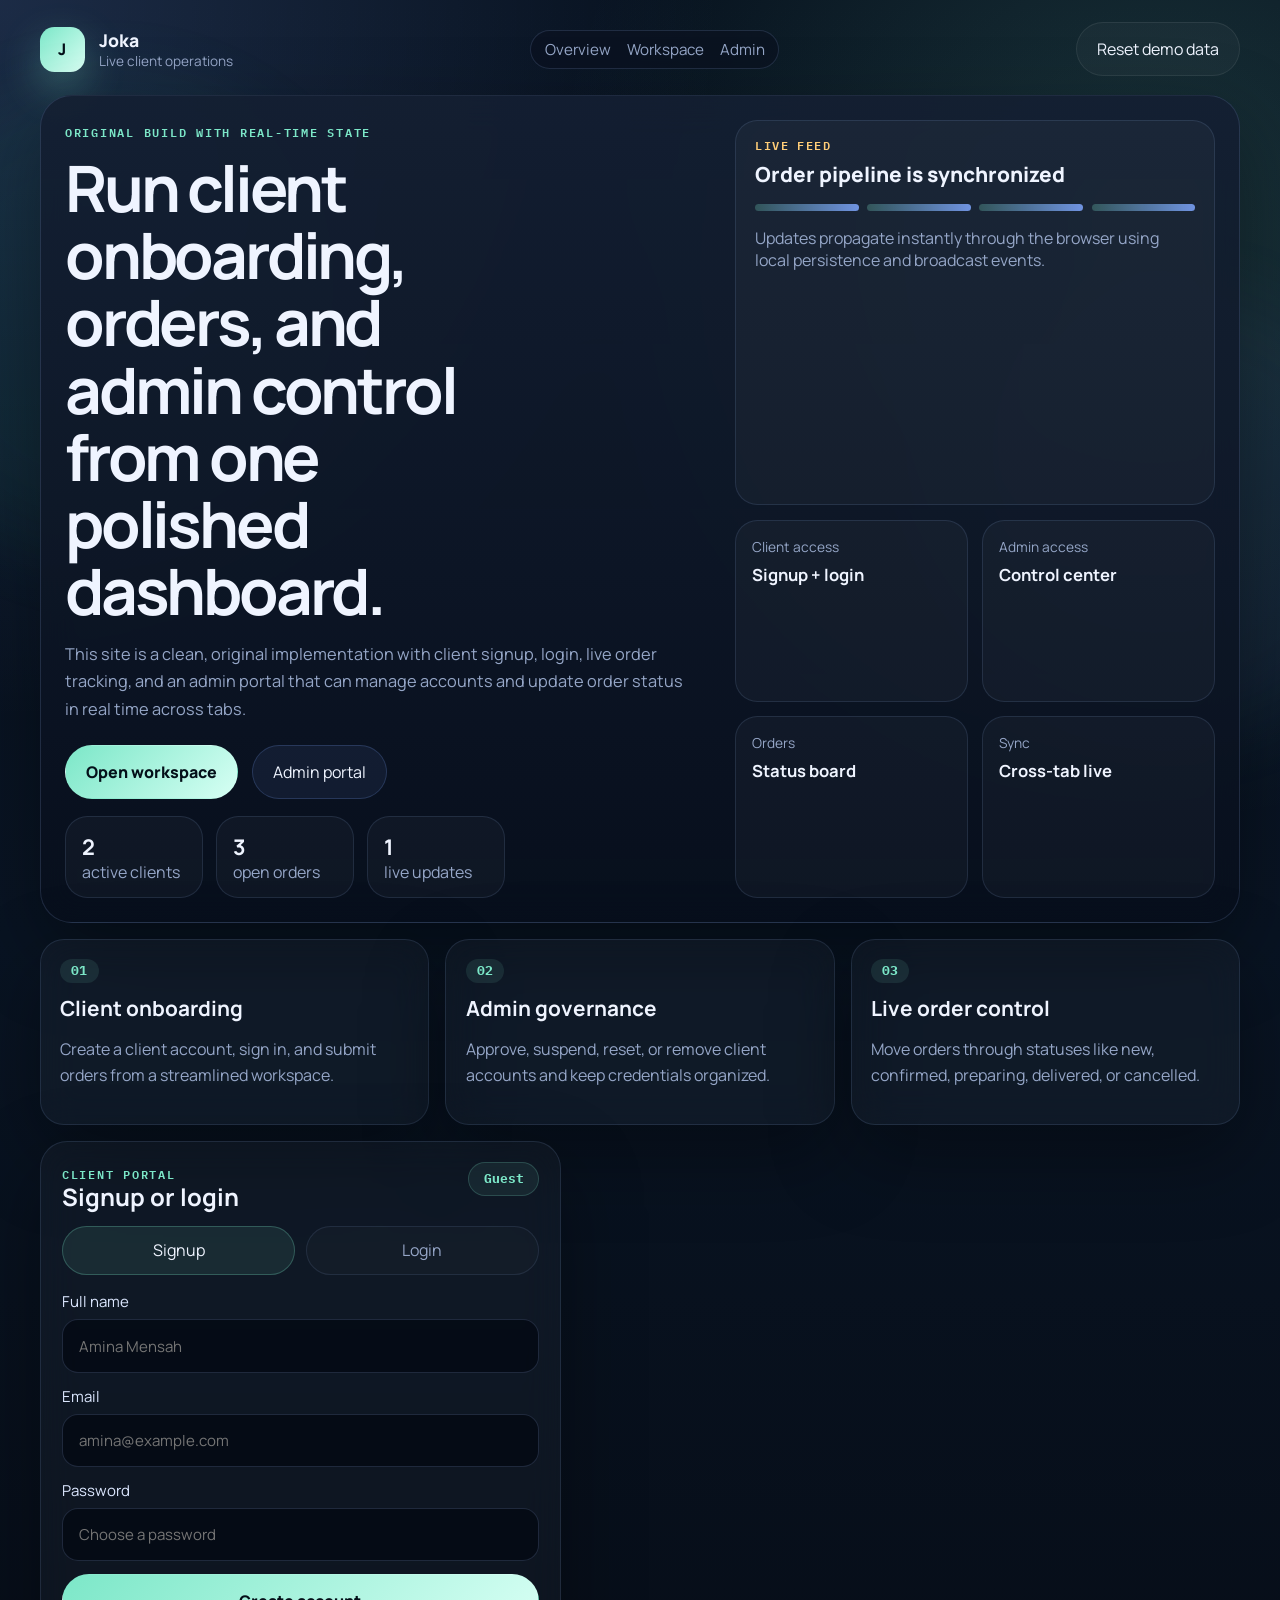
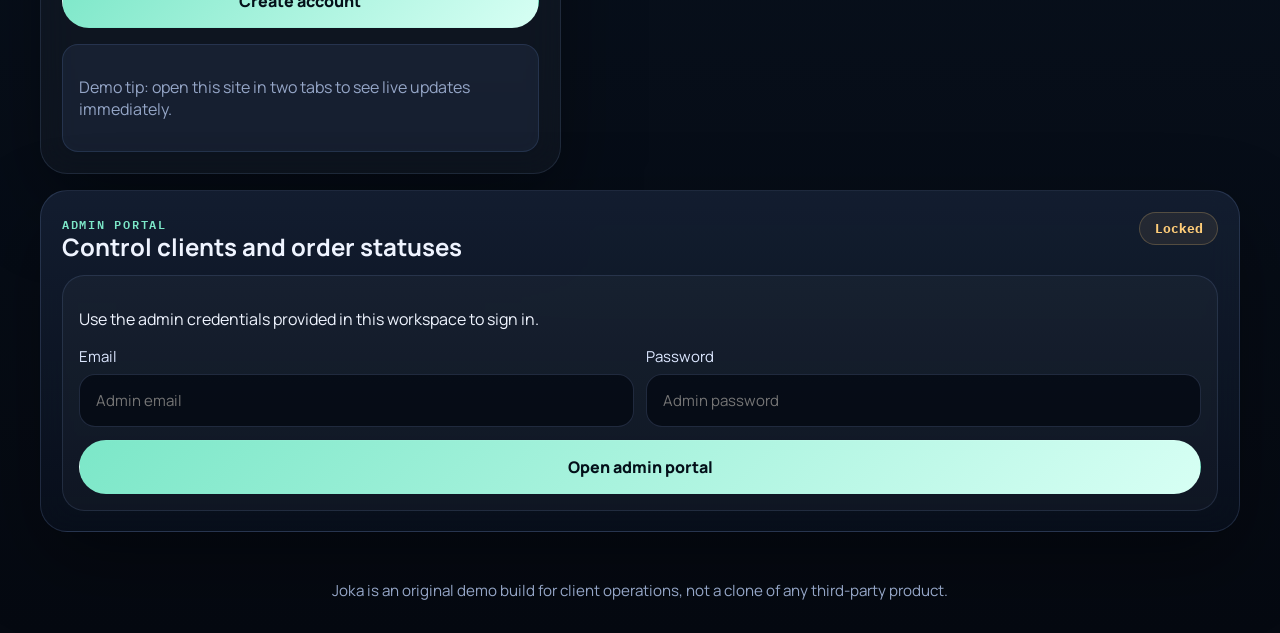
<file: index.html>
<!DOCTYPE html>
<html lang="en">
  <head>
    <meta charset="UTF-8" />
    <meta name="viewport" content="width=device-width, initial-scale=1.0" />
    <meta name="description" content="Joka - an original real-time client and admin portal for orders, accounts, and live status updates." />
    <title>Joka | Real-Time Client Portal</title>
    <link rel="preconnect" href="https://fonts.googleapis.com" />
    <link rel="preconnect" href="https://fonts.gstatic.com" crossorigin />
    <link href="https://fonts.googleapis.com/css2?family=Manrope:wght@400;500;600;700;800&family=IBM+Plex+Mono:wght@400;500;600&display=swap" rel="stylesheet" />
    <link rel="stylesheet" href="styles.css" />
    <script defer src="app.js"></script>
  </head>
  <body>
    <div class="ambient ambient-one"></div>
    <div class="ambient ambient-two"></div>

    <header class="topbar">
      <div class="brand">
        <div class="brand-mark">J</div>
        <div>
          <div class="brand-name">Joka</div>
          <div class="brand-tag">Live client operations</div>
        </div>
      </div>
      <nav class="topnav">
        <a href="#overview">Overview</a>
        <a href="#workspace">Workspace</a>
        <a href="#admin">Admin</a>
      </nav>
      <button class="ghost-button" id="resetDemoButton" type="button">Reset demo data</button>
    </header>

    <main class="shell">
      <section class="hero card">
        <div class="hero-copy">
          <span class="eyebrow">Original build with real-time state</span>
          <h1>Run client onboarding, orders, and admin control from one polished dashboard.</h1>
          <p>
            This site is a clean, original implementation with client signup, login, live order tracking,
            and an admin portal that can manage accounts and update order status in real time across tabs.
          </p>
          <div class="hero-actions">
            <a class="primary-button" href="#workspace">Open workspace</a>
            <a class="secondary-button" href="#admin">Admin portal</a>
          </div>
          <div class="stats-row">
            <div class="stat-chip"><strong id="activeClientsCount">0</strong><span>active clients</span></div>
            <div class="stat-chip"><strong id="openOrdersCount">0</strong><span>open orders</span></div>
            <div class="stat-chip"><strong id="liveUpdatesCount">0</strong><span>live updates</span></div>
          </div>
        </div>
        <div class="hero-panel">
          <div class="signal-card">
            <div class="signal-label">Live feed</div>
            <div class="signal-title">Order pipeline is synchronized</div>
            <div class="signal-track">
              <span></span>
              <span></span>
              <span></span>
              <span></span>
            </div>
            <p>
              Updates propagate instantly through the browser using local persistence and broadcast events.
            </p>
          </div>
          <div class="mini-grid">
            <div class="mini-card">
              <span>Client access</span>
              <strong>Signup + login</strong>
            </div>
            <div class="mini-card">
              <span>Admin access</span>
              <strong>Control center</strong>
            </div>
            <div class="mini-card">
              <span>Orders</span>
              <strong>Status board</strong>
            </div>
            <div class="mini-card">
              <span>Sync</span>
              <strong>Cross-tab live</strong>
            </div>
          </div>
        </div>
      </section>

      <section id="overview" class="section-grid">
        <article class="card feature-card">
          <div class="feature-icon">01</div>
          <h2>Client onboarding</h2>
          <p>Create a client account, sign in, and submit orders from a streamlined workspace.</p>
        </article>
        <article class="card feature-card">
          <div class="feature-icon">02</div>
          <h2>Admin governance</h2>
          <p>Approve, suspend, reset, or remove client accounts and keep credentials organized.</p>
        </article>
        <article class="card feature-card">
          <div class="feature-icon">03</div>
          <h2>Live order control</h2>
          <p>Move orders through statuses like new, confirmed, preparing, delivered, or cancelled.</p>
        </article>
      </section>

      <section id="workspace" class="workspace-layout">
        <section class="card workspace-card auth-card">
          <div class="card-heading">
            <div>
              <span class="eyebrow">Client portal</span>
              <h2>Signup or login</h2>
            </div>
            <span class="badge" id="clientSessionBadge">Guest</span>
          </div>
          <div class="tab-row">
            <button class="tab-button active" data-tab="signup" type="button">Signup</button>
            <button class="tab-button" data-tab="login" type="button">Login</button>
          </div>

          <form class="panel-form" id="signupForm">
            <label>
              Full name
              <input name="name" type="text" placeholder="Amina Mensah" required />
            </label>
            <label>
              Email
              <input name="email" type="email" placeholder="amina@example.com" required />
            </label>
            <label>
              Password
              <input name="password" type="password" placeholder="Choose a password" required />
            </label>
            <button class="primary-button full-width" type="submit">Create account</button>
          </form>

          <form class="panel-form hidden" id="loginForm">
            <label>
              Email
              <input name="email" type="email" placeholder="amina@example.com" required />
            </label>
            <label>
              Password
              <input name="password" type="password" placeholder="Your password" required />
            </label>
            <button class="primary-button full-width" type="submit">Sign in</button>
          </form>

          <div class="auth-meta">
            <p>Demo tip: open this site in two tabs to see live updates immediately.</p>
          </div>
        </section>

        <section class="card workspace-card client-card" id="clientWorkspace">
          <div class="card-heading">
            <div>
              <span class="eyebrow">Client workspace</span>
              <h2>Orders and account status</h2>
            </div>
            <button class="ghost-button" id="logoutButton" type="button">Logout</button>
          </div>

          <div class="dashboard-metrics">
            <div class="metric">
              <span>Account status</span>
              <strong id="clientStatusLabel">Inactive</strong>
            </div>
            <div class="metric">
              <span>My orders</span>
              <strong id="clientOrdersLabel">0</strong>
            </div>
            <div class="metric">
              <span>Latest update</span>
              <strong id="clientLatestLabel">None</strong>
            </div>
          </div>

          <form class="panel-form" id="orderForm">
            <div class="form-row">
              <label>
                Service
                <input name="service" type="text" placeholder="Premium fulfillment" required />
              </label>
              <label>
                Budget
                <input name="budget" type="text" placeholder="$250" required />
              </label>
            </div>
            <label>
              Delivery notes
              <textarea name="notes" rows="4" placeholder="Include timelines, priority, and any special instructions." required></textarea>
            </label>
            <button class="primary-button full-width" type="submit">Create order</button>
          </form>

          <div class="list-header">
            <h3>My orders</h3>
            <span class="muted">Live status updates</span>
          </div>
          <div class="orders-list" id="clientOrdersList"></div>
        </section>
      </section>

      <section id="admin" class="card admin-card">
        <div class="card-heading">
          <div>
            <span class="eyebrow">Admin portal</span>
            <h2>Control clients and order statuses</h2>
          </div>
          <span class="badge warning" id="adminBadge">Locked</span>
        </div>

        <div class="admin-login" id="adminLoginBox">
          <p>Use the admin credentials provided in this workspace to sign in.</p>
          <form class="panel-form" id="adminLoginForm">
            <div class="form-row">
              <label>
                Email
                <input name="email" type="email" placeholder="Admin email" required />
              </label>
              <label>
                Password
                <input name="password" type="password" placeholder="Admin password" required />
              </label>
            </div>
            <button class="primary-button" type="submit">Open admin portal</button>
          </form>
        </div>

        <div class="admin-dashboard hidden" id="adminDashboard">
          <div class="dashboard-metrics admin-metrics">
            <div class="metric"><span>Total clients</span><strong id="totalClientsLabel">0</strong></div>
            <div class="metric"><span>Suspended</span><strong id="suspendedClientsLabel">0</strong></div>
            <div class="metric"><span>Pending orders</span><strong id="pendingOrdersLabel">0</strong></div>
            <div class="metric"><span>Delivered</span><strong id="deliveredOrdersLabel">0</strong></div>
          </div>

          <div class="admin-grid">
            <section class="admin-panel">
              <div class="list-header">
                <h3>Clients</h3>
                <span class="muted">Manage access and login details</span>
              </div>
              <div class="table-wrap">
                <table>
                  <thead>
                    <tr>
                      <th>Name</th>
                      <th>Email</th>
                      <th>Status</th>
                      <th>Actions</th>
                    </tr>
                  </thead>
                  <tbody id="clientsTable"></tbody>
                </table>
              </div>
            </section>

            <section class="admin-panel">
              <div class="list-header">
                <h3>Order board</h3>
                <span class="muted">Update statuses in real time</span>
              </div>
              <div class="order-board" id="adminOrderBoard"></div>
            </section>
          </div>
        </div>
      </section>
    </main>

    <footer class="footer">
      <p>Joka is an original demo build for client operations, not a clone of any third-party product.</p>
    </footer>
  </body>
</html>
</file>
<file: styles.css>
:root {
  color-scheme: dark;
  --bg: #07111f;
  --bg-soft: rgba(11, 19, 34, 0.9);
  --panel: rgba(12, 22, 39, 0.78);
  --panel-strong: rgba(13, 26, 46, 0.96);
  --text: #eff4ff;
  --muted: #95a6c7;
  --border: rgba(148, 177, 239, 0.16);
  --accent: #7ce7c8;
  --accent-strong: #31d2a5;
  --accent-alt: #7fa7ff;
  --warning: #ffcd78;
  --danger: #ff7f9f;
  --shadow: 0 30px 80px rgba(0, 0, 0, 0.35);
}

* {
  box-sizing: border-box;
}

html {
  scroll-behavior: smooth;
}

body {
  margin: 0;
  min-height: 100vh;
  font-family: 'Manrope', sans-serif;
  color: var(--text);
  background:
    radial-gradient(circle at top left, rgba(126, 167, 255, 0.18), transparent 28%),
    radial-gradient(circle at 90% 10%, rgba(124, 231, 200, 0.16), transparent 26%),
    linear-gradient(180deg, #06101d 0%, #091423 42%, #050911 100%);
}

a {
  color: inherit;
  text-decoration: none;
}

button,
input,
textarea {
  font: inherit;
}

button {
  cursor: pointer;
}

.hidden {
  display: none !important;
}

.ambient {
  position: fixed;
  inset: auto;
  border-radius: 999px;
  filter: blur(40px);
  opacity: 0.55;
  pointer-events: none;
  z-index: 0;
}

.ambient-one {
  width: 30rem;
  height: 30rem;
  left: -8rem;
  top: 5rem;
  background: rgba(49, 210, 165, 0.12);
}

.ambient-two {
  width: 28rem;
  height: 28rem;
  right: -7rem;
  top: 18rem;
  background: rgba(127, 167, 255, 0.11);
}

.topbar,
.shell,
.footer {
  position: relative;
  z-index: 1;
}

.topbar {
  display: flex;
  align-items: center;
  justify-content: space-between;
  gap: 1rem;
  max-width: 1240px;
  margin: 0 auto;
  padding: 1.4rem 1.25rem 0;
}

.brand {
  display: flex;
  align-items: center;
  gap: 0.9rem;
}

.brand-mark {
  width: 2.8rem;
  height: 2.8rem;
  border-radius: 0.9rem;
  display: grid;
  place-items: center;
  font-weight: 800;
  color: #041019;
  background: linear-gradient(135deg, var(--accent), #d9fff4);
  box-shadow: 0 16px 40px rgba(124, 231, 200, 0.32);
}

.brand-name {
  font-size: 1.1rem;
  font-weight: 800;
}

.brand-tag {
  font-size: 0.85rem;
  color: var(--muted);
}

.topnav {
  display: flex;
  gap: 1rem;
  padding: 0.5rem 0.85rem;
  border: 1px solid var(--border);
  border-radius: 999px;
  background: rgba(11, 18, 32, 0.55);
  backdrop-filter: blur(16px);
}

.topnav a {
  color: var(--muted);
  font-size: 0.95rem;
}

.topnav a:hover {
  color: var(--text);
}

.shell {
  max-width: 1240px;
  margin: 0 auto;
  padding: 1.2rem 1.25rem 3rem;
}

.card {
  border: 1px solid var(--border);
  background: linear-gradient(180deg, rgba(20, 31, 50, 0.92), rgba(8, 15, 28, 0.9));
  backdrop-filter: blur(18px);
  box-shadow: var(--shadow);
}

.hero {
  display: grid;
  grid-template-columns: 1.15fr 0.85fr;
  gap: 1.3rem;
  padding: 1.5rem;
  border-radius: 2rem;
}

.hero-copy h1,
.card h2,
.card h3 {
  margin: 0;
  line-height: 1.05;
}

.hero-copy h1 {
  margin-top: 0.75rem;
  max-width: 11ch;
  font-size: clamp(2.7rem, 5vw, 5.4rem);
  letter-spacing: -0.05em;
}

.hero-copy p {
  max-width: 62ch;
  color: var(--muted);
  font-size: 1.02rem;
  line-height: 1.7;
}

.eyebrow {
  display: inline-flex;
  align-items: center;
  gap: 0.5rem;
  color: var(--accent);
  font: 600 0.78rem/1 'IBM Plex Mono', monospace;
  letter-spacing: 0.14em;
  text-transform: uppercase;
}

.hero-actions {
  display: flex;
  gap: 0.85rem;
  margin: 1.35rem 0 1.1rem;
  flex-wrap: wrap;
}

.primary-button,
.secondary-button,
.ghost-button {
  border: 1px solid transparent;
  border-radius: 999px;
  padding: 0.92rem 1.25rem;
  transition: transform 160ms ease, border-color 160ms ease, background 160ms ease, color 160ms ease;
}

.primary-button {
  background: linear-gradient(135deg, var(--accent), #d7fff4);
  color: #041019;
  font-weight: 800;
}

.secondary-button {
  background: rgba(127, 167, 255, 0.08);
  border-color: rgba(127, 167, 255, 0.2);
  color: var(--text);
}

.ghost-button {
  background: rgba(255, 255, 255, 0.03);
  border-color: rgba(255, 255, 255, 0.08);
  color: var(--text);
}

.primary-button:hover,
.secondary-button:hover,
.ghost-button:hover,
.tab-button:hover {
  transform: translateY(-1px);
}

.stats-row {
  display: flex;
  gap: 0.85rem;
  flex-wrap: wrap;
}

.stat-chip,
.metric,
.mini-card,
.signal-card,
.workspace-card,
.feature-card,
.admin-panel,
.admin-login,
.admin-dashboard {
  border: 1px solid rgba(144, 173, 233, 0.14);
  background: rgba(255, 255, 255, 0.03);
  border-radius: 1.4rem;
}

.stat-chip {
  min-width: 8.6rem;
  padding: 0.9rem 1rem;
}

.stat-chip strong,
.metric strong {
  display: block;
  font-size: 1.35rem;
}

.stat-chip span,
.metric span,
.muted,
.brand-tag,
.auth-meta p,
.footer p,
.signal-card p,
.feature-card p,
.list-header span {
  color: var(--muted);
}

.hero-panel {
  display: grid;
  gap: 0.9rem;
}

.signal-card {
  padding: 1.2rem;
}

.signal-label {
  font: 600 0.74rem/1 'IBM Plex Mono', monospace;
  text-transform: uppercase;
  letter-spacing: 0.12em;
  color: var(--warning);
}

.signal-title {
  margin-top: 0.5rem;
  font-size: 1.3rem;
  font-weight: 800;
}

.signal-track {
  display: flex;
  align-items: center;
  gap: 0.55rem;
  margin: 1rem 0;
}

.signal-track span {
  display: block;
  width: 100%;
  height: 0.45rem;
  border-radius: 999px;
  background: linear-gradient(90deg, rgba(124, 231, 200, 0.25), rgba(127, 167, 255, 0.85));
  animation: pulse 1.6s ease-in-out infinite;
}

.signal-track span:nth-child(2) { animation-delay: 0.12s; }
.signal-track span:nth-child(3) { animation-delay: 0.24s; }
.signal-track span:nth-child(4) { animation-delay: 0.36s; }

.mini-grid {
  display: grid;
  grid-template-columns: repeat(2, minmax(0, 1fr));
  gap: 0.9rem;
}

.mini-card {
  padding: 1rem;
}

.mini-card span {
  display: block;
  color: var(--muted);
  font-size: 0.86rem;
}

.mini-card strong {
  display: block;
  margin-top: 0.45rem;
  font-size: 1.04rem;
}

.section-grid {
  display: grid;
  grid-template-columns: repeat(3, minmax(0, 1fr));
  gap: 1rem;
  margin-top: 1rem;
}

.feature-card {
  padding: 1.2rem;
  border-radius: 1.5rem;
}

.feature-icon {
  width: fit-content;
  margin-bottom: 0.9rem;
  padding: 0.35rem 0.7rem;
  border-radius: 999px;
  background: rgba(124, 231, 200, 0.1);
  color: var(--accent);
  font: 700 0.8rem/1 'IBM Plex Mono', monospace;
}

.feature-card h2 {
  font-size: 1.3rem;
  margin-bottom: 0.55rem;
}

.feature-card p {
  line-height: 1.65;
}

.workspace-layout,
.admin-grid {
  display: grid;
  gap: 1rem;
}

.workspace-layout {
  grid-template-columns: 0.88fr 1.12fr;
  margin-top: 1rem;
}

.workspace-card,
.admin-card {
  padding: 1.3rem;
  border-radius: 1.7rem;
}

.card-heading {
  display: flex;
  align-items: flex-start;
  justify-content: space-between;
  gap: 1rem;
  margin-bottom: 1rem;
}

.badge {
  display: inline-flex;
  align-items: center;
  justify-content: center;
  min-height: 2.1rem;
  padding: 0 0.9rem;
  border-radius: 999px;
  border: 1px solid rgba(124, 231, 200, 0.2);
  background: rgba(124, 231, 200, 0.08);
  color: var(--accent);
  font: 700 0.84rem/1 'IBM Plex Mono', monospace;
}

.badge.warning {
  color: var(--warning);
  border-color: rgba(255, 205, 120, 0.22);
  background: rgba(255, 205, 120, 0.08);
}

.tab-row {
  display: grid;
  grid-template-columns: repeat(2, minmax(0, 1fr));
  gap: 0.65rem;
  margin-bottom: 1rem;
}

.tab-button {
  border: 1px solid rgba(148, 177, 239, 0.12);
  background: rgba(255, 255, 255, 0.02);
  color: var(--muted);
  border-radius: 999px;
  padding: 0.8rem 1rem;
}

.tab-button.active {
  color: var(--text);
  background: rgba(124, 231, 200, 0.09);
  border-color: rgba(124, 231, 200, 0.26);
}

.panel-form {
  display: grid;
  gap: 0.8rem;
}

.panel-form label {
  display: grid;
  gap: 0.45rem;
  color: #dce7ff;
  font-size: 0.94rem;
}

.panel-form input,
.panel-form textarea {
  width: 100%;
  border: 1px solid rgba(148, 177, 239, 0.18);
  border-radius: 1rem;
  padding: 0.95rem 1rem;
  background: rgba(3, 9, 18, 0.75);
  color: var(--text);
  outline: none;
  resize: vertical;
}

.panel-form input:focus,
.panel-form textarea:focus {
  border-color: rgba(124, 231, 200, 0.45);
  box-shadow: 0 0 0 4px rgba(124, 231, 200, 0.08);
}

.form-row {
  display: grid;
  grid-template-columns: repeat(2, minmax(0, 1fr));
  gap: 0.8rem;
}

.full-width {
  width: 100%;
  text-align: center;
}

.auth-meta {
  margin-top: 1rem;
  padding: 0.95rem 1rem;
  border-radius: 1rem;
  background: rgba(127, 167, 255, 0.08);
  border: 1px solid rgba(127, 167, 255, 0.14);
}

.dashboard-metrics {
  display: grid;
  grid-template-columns: repeat(3, minmax(0, 1fr));
  gap: 0.8rem;
  margin-bottom: 1rem;
}

.metric {
  padding: 1rem;
}

.list-header {
  display: flex;
  align-items: baseline;
  justify-content: space-between;
  gap: 1rem;
  margin: 1rem 0 0.8rem;
}

.orders-list,
.order-board {
  display: grid;
  gap: 0.8rem;
}

.order-item,
.client-item,
.status-column {
  padding: 1rem;
  border-radius: 1.2rem;
  border: 1px solid rgba(148, 177, 239, 0.14);
  background: rgba(255, 255, 255, 0.02);
}

.order-top,
.client-top,
.order-meta {
  display: flex;
  justify-content: space-between;
  gap: 1rem;
  align-items: center;
}

.order-status,
.client-status {
  font: 700 0.78rem/1 'IBM Plex Mono', monospace;
  text-transform: uppercase;
  letter-spacing: 0.12em;
}

.status-new { color: var(--warning); }
.status-confirmed { color: #9ad1ff; }
.status-preparing { color: var(--accent); }
.status-out_for_delivery { color: #d6b6ff; }
.status-delivered { color: #7cf0b5; }
.status-cancelled { color: var(--danger); }
.status-active { color: #7cf0b5; }
.status-suspended { color: var(--warning); }

.order-actions,
.client-actions {
  display: flex;
  flex-wrap: wrap;
  gap: 0.45rem;
  margin-top: 0.8rem;
}

.small-button {
  border: 1px solid rgba(148, 177, 239, 0.16);
  background: rgba(255, 255, 255, 0.02);
  color: var(--text);
  border-radius: 999px;
  padding: 0.55rem 0.85rem;
}

.small-button:hover {
  border-color: rgba(124, 231, 200, 0.3);
}

.admin-card {
  margin-top: 1rem;
}

.admin-grid {
  grid-template-columns: 1fr 1.15fr;
}

.admin-panel,
.admin-login,
.admin-dashboard {
  padding: 1rem;
}

.table-wrap {
  overflow: auto;
}

table {
  width: 100%;
  border-collapse: collapse;
}

th,
td {
  padding: 0.8rem 0.5rem;
  text-align: left;
  border-bottom: 1px solid rgba(148, 177, 239, 0.12);
  vertical-align: top;
}

th {
  color: var(--muted);
  font-size: 0.86rem;
  font-weight: 700;
}

.footer {
  max-width: 1240px;
  margin: 0 auto;
  padding: 0 1.25rem 2rem;
}

.footer p {
  margin: 0;
  text-align: center;
  font-size: 0.95rem;
}

@keyframes pulse {
  0%, 100% { transform: scaleX(0.86); opacity: 0.65; }
  50% { transform: scaleX(1); opacity: 1; }
}

@media (max-width: 1080px) {
  .hero,
  .workspace-layout,
  .admin-grid,
  .section-grid {
    grid-template-columns: 1fr;
  }

  .hero-copy h1 {
    max-width: 100%;
  }
}

@media (max-width: 760px) {
  .topbar {
    flex-direction: column;
    align-items: stretch;
  }

  .topnav {
    justify-content: space-between;
  }

  .dashboard-metrics,
  .form-row,
  .mini-grid {
    grid-template-columns: 1fr;
  }

  .card-heading,
  .list-header,
  .order-top,
  .client-top,
  .order-meta {
    flex-direction: column;
    align-items: flex-start;
  }
}
</file>
